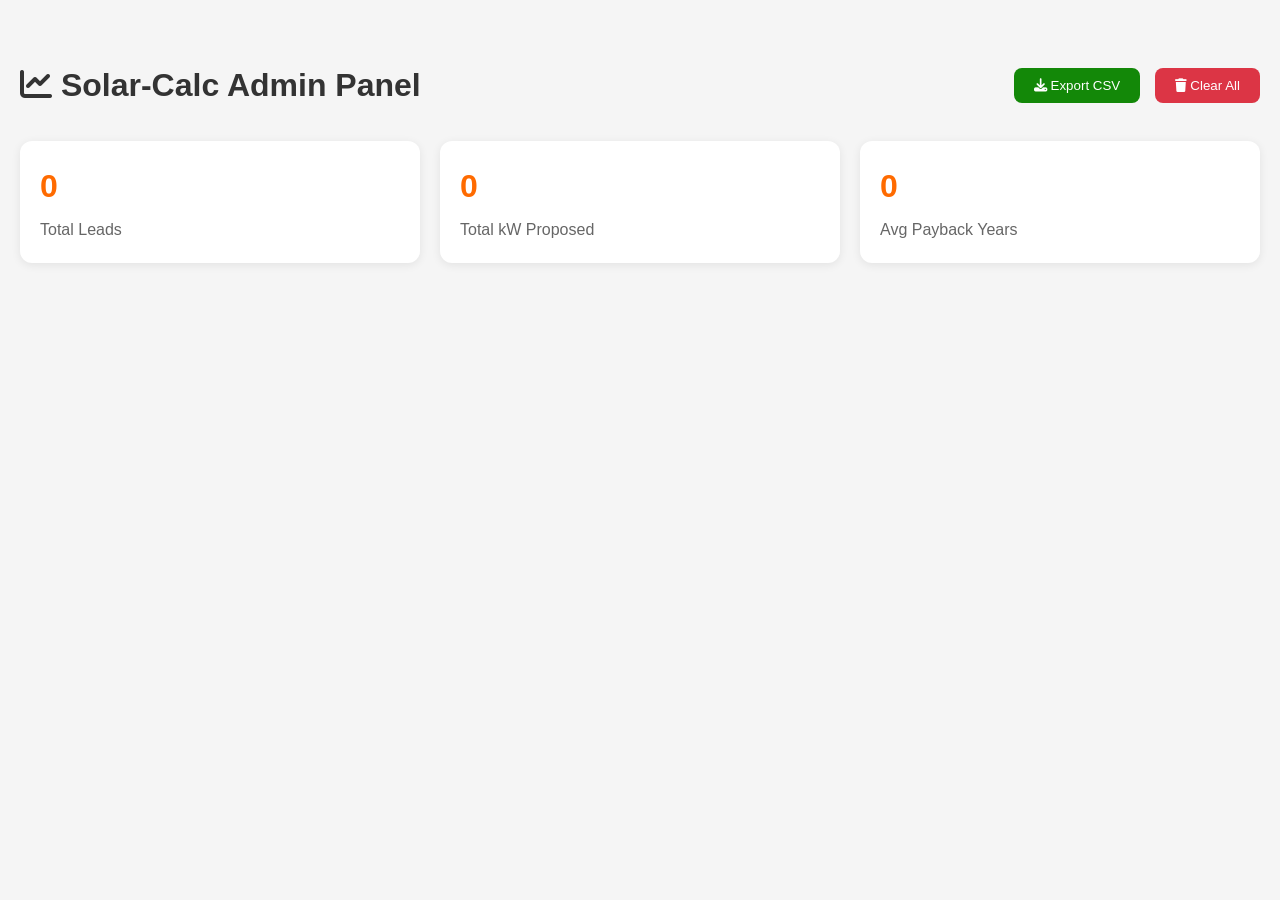
<file: admin.html>
<!DOCTYPE html>
<html lang="en">
<head>
    <meta charset="UTF-8">
    <meta name="viewport" content="width=device-width, initial-scale=1.0">
    <title>Solar-Calc Admin Panel</title>
    <link rel="stylesheet" href="styles.css">
    <link rel="stylesheet" href="https://cdnjs.cloudflare.com/ajax/libs/font-awesome/6.4.0/css/all.min.css">
    <style>
      .admin-container { max-width: 1400px; margin: 40px auto; padding: 20px; }
      .admin-header { display: flex; justify-content: space-between; align-items: center; margin-bottom: 30px; }
      .stats-grid { display: grid; grid-template-columns: repeat(auto-fit, minmax(200px, 1fr)); gap: 20px; margin-bottom: 30px; }
      .stat-card { background: white; padding: 20px; border-radius: 12px; box-shadow: 0 2px 10px rgba(0,0,0,0.08); }
      .stat-card h3 { color: #ff6b00; font-size: 2em; margin: 0; }
      .stat-card p { color: #666; margin: 5px 0 0 0; }
      .leads-table { background: white; border-radius: 12px; overflow: hidden; box-shadow: 0 2px 10px rgba(0,0,0,0.08); overflow-x: auto; }
      .leads-table table { width: 100%; border-collapse: collapse; min-width: 800px; }
      .leads-table th { background: #ff6b00; color: white; padding: 15px; text-align: left; }
      .leads-table td { padding: 12px 15px; border-bottom: 1px solid #eee; }
      .leads-table tr:hover { background: #fff5f0; }
      .btn-export { background: #138808; color: white; padding: 10px 20px; border: none; border-radius: 8px; cursor: pointer; }
      .btn-whatsapp { background: #25D366; color: white; padding: 6px 12px; border: none; border-radius: 6px; cursor: pointer; font-size: 12px; }
    </style>
</head>
<body style="background: #f5f5f5;">
    <div class="admin-container">
        <div class="admin-header">
            <h1><i class="fas fa-chart-line"></i> Solar-Calc Admin Panel</h1>
            <div>
                <button class="btn-export" onclick="exportLeadsCSV()"><i class="fas fa-download"></i> Export CSV</button>
                <button class="btn-export" style="background: #dc3545; margin-left: 10px;" onclick="clearAllLeads()"><i class="fas fa-trash"></i> Clear All</button>
            </div>
        </div>

        <div class="stats-grid">
            <div class="stat-card">
                <h3 id="totalLeads">0</h3>
                <p>Total Leads</p>
            </div>
            <div class="stat-card">
                <h3 id="totalKW">0</h3>
                <p>Total kW Proposed</p>
            </div>
            <div class="stat-card">
                <h3 id="avgPayback">0</h3>
                <p>Avg Payback Years</p>
            </div
</file>
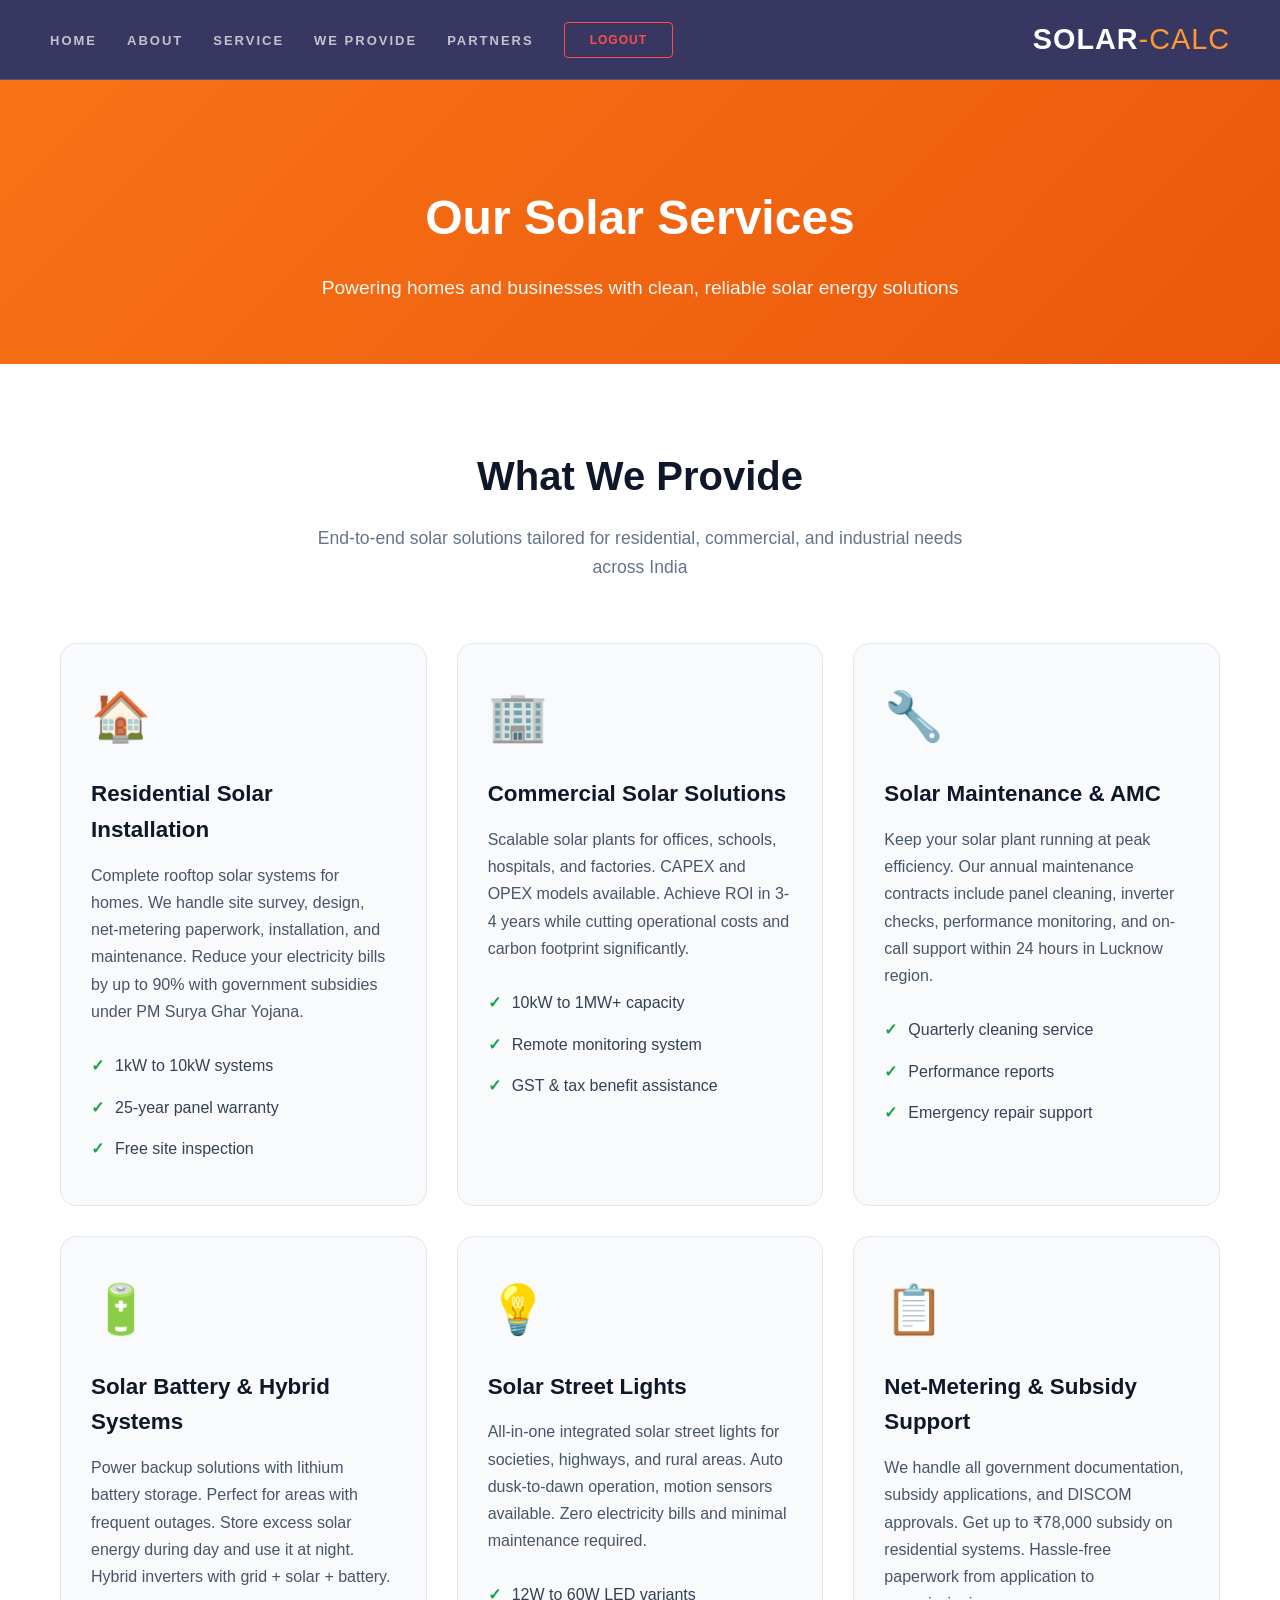
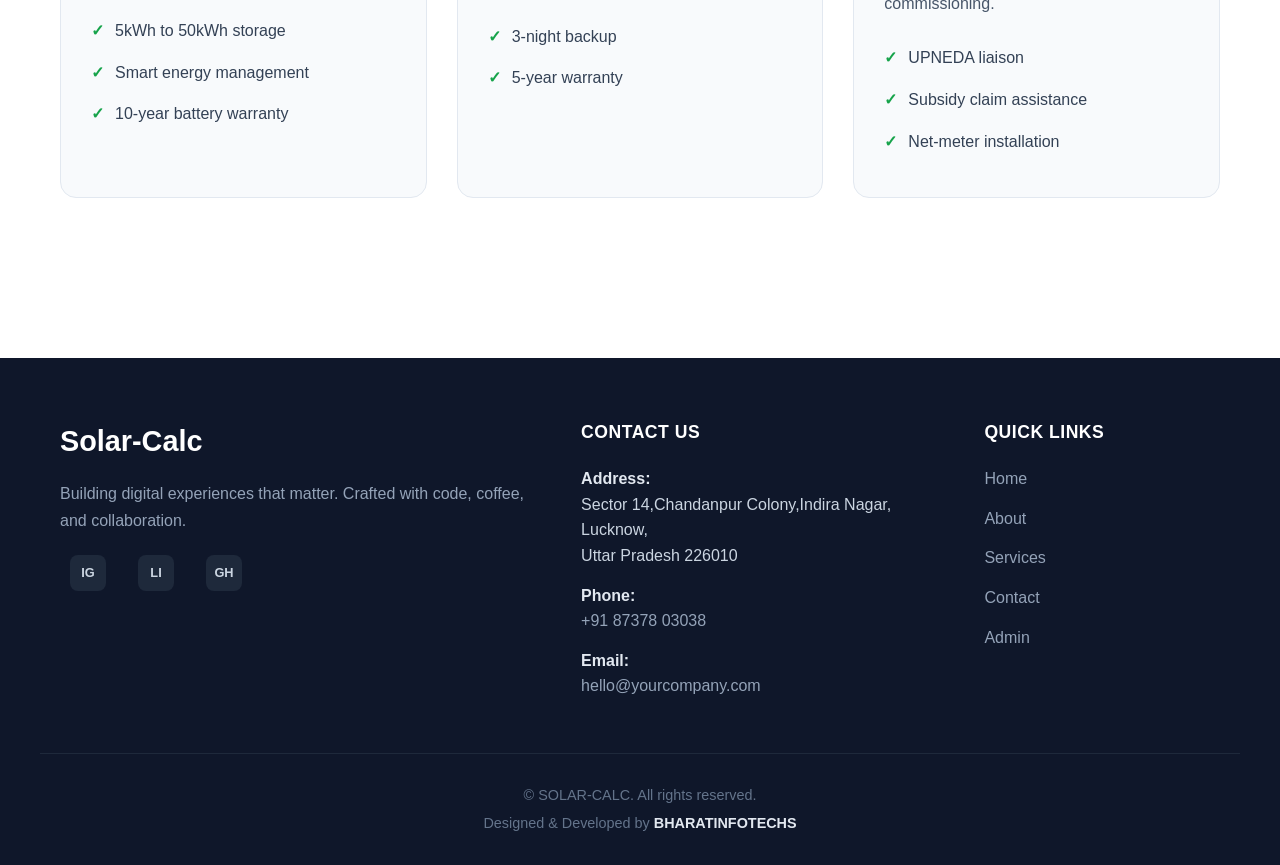
<file: services.html>
<!DOCTYPE html>
<html lang="en">
<head>
  <meta charset="UTF-8">
  <meta name="viewport" content="width=device-width, initial-scale=1.0">
  <title>Our Services - Solar Solutions</title>
  <link rel="stylesheet" href="styles.css">
</head>
<body>
  <!-- Header - copy same nav from index.html and update active link -->
 <nav class="sticky-nav">
    <div class="nav-container">
        <ul class="nav-links">
            <li><a href="index.html" class="nav-item">Home</a></li>
            <li><a href="index.html" class="nav-item">About</a></li>
            <li><a href="services.html" class="nav-item">Service</a></li>
            <li><a href="solutions.html" class="nav-item">We Provide</a></li>
            <li><a href="#partners" class="nav-item">Partners</a></li>
            <li><button id="logoutBtn" onclick="logout()">Logout</button></li>
        </ul>

        <div class="logo">SOLAR<span>-CALC</span></div>
    </div>
</nav>

  <!-- Services Hero -->
  <section class="page-hero">
    <div class="container">
      <h1>Our Solar Services</h1>
      <p>Powering homes and businesses with clean, reliable solar energy solutions</p>
    </div>
  </section>

  <!-- Services Grid -->
  <section id="services" class="services-section">
    <div class="container">
      <div class="section-header">
        <h2>What We Provide</h2>
        <p>End-to-end solar solutions tailored for residential, commercial, and industrial needs across India</p>
      </div>

      <div class="services-grid">
        <!-- Service 1 -->
        <div class="service-card">
          <div class="service-icon">🏠</div>
          <h3>Residential Solar Installation</h3>
          <p>
            Complete rooftop solar systems for homes. We handle site survey, design, net-metering paperwork, 
            installation, and maintenance. Reduce your electricity bills by up to 90% with government subsidies 
            under PM Surya Ghar Yojana.
          </p>
          <ul class="service-features">
            <li>1kW to 10kW systems</li>
            <li>25-year panel warranty</li>
            <li>Free site inspection</li>
          </ul>
        </div>

        <!-- Service 2 -->
        <div class="service-card">
          <div class="service-icon">🏢</div>
          <h3>Commercial Solar Solutions</h3>
          <p>
            Scalable solar plants for offices, schools, hospitals, and factories. CAPEX and OPEX models available. 
            Achieve ROI in 3-4 years while cutting operational costs and carbon footprint significantly.
          </p>
          <ul class="service-features">
            <li>10kW to 1MW+ capacity</li>
            <li>Remote monitoring system</li>
            <li>GST & tax benefit assistance</li>
          </ul>
        </div>

        <!-- Service 3 -->
        <div class="service-card">
          <div class="service-icon">🔧</div>
          <h3>Solar Maintenance & AMC</h3>
          <p>
            Keep your solar plant running at peak efficiency. Our annual maintenance contracts include panel 
            cleaning, inverter checks, performance monitoring, and on-call support within 24 hours in Lucknow region.
          </p>
          <ul class="service-features">
            <li>Quarterly cleaning service</li>
            <li>Performance reports</li>
            <li>Emergency repair support</li>
          </ul>
        </div>

        <!-- Service 4 -->
        <div class="service-card">
          <div class="service-icon">🔋</div>
          <h3>Solar Battery & Hybrid Systems</h3>
          <p>
            Power backup solutions with lithium battery storage. Perfect for areas with frequent outages. 
            Store excess solar energy during day and use it at night. Hybrid inverters with grid + solar + battery.
          </p>
          <ul class="service-features">
            <li>5kWh to 50kWh storage</li>
            <li>Smart energy management</li>
            <li>10-year battery warranty</li>
          </ul>
        </div>

        <!-- Service 5 -->
        <div class="service-card">
          <div class="service-icon">💡</div>
          <h3>Solar Street Lights</h3>
          <p>
            All-in-one integrated solar street lights for societies, highways, and rural areas. Auto dusk-to-dawn 
            operation, motion sensors available. Zero electricity bills and minimal maintenance required.
          </p>
          <ul class="service-features">
            <li>12W to 60W LED variants</li>
            <li>3-night backup</li>
            <li>5-year warranty</li>
          </ul>
        </div>

        <!-- Service 6 -->
        <div class="service-card">
          <div class="service-icon">📋</div>
          <h3>Net-Metering & Subsidy Support</h3>
          <p>
            We handle all government documentation, subsidy applications, and DISCOM approvals. Get up to 
            ₹78,000 subsidy on residential systems. Hassle-free paperwork from application to commissioning.
          </p>
          <ul class="service-features">
            <li>UPNEDA liaison</li>
            <li>Subsidy claim assistance</li>
            <li>Net-meter installation</li>
          </ul>
        </div>
      </div>
    </div>
  </section>

  <!-- CTA Section -->
  

  <!-- Footer - copy from index.html -->
  <footer class="site-footer">
  <div class="container footer-wrapper">
    <div class="footer-col">
      <h3>Solar-Calc</h3>
      <p>Building digital experiences that matter. Crafted with code, coffee, and collaboration.</p>
      <div class="social-links">
        <a href="#" aria-label="Instagram">IG</a>
        <a href="#" aria-label="LinkedIn">LI</a>
        <a href="#" aria-label="GitHub">GH</a>
      </div>
    </div>

    <div class="footer-col">
      <h4>Contact Us</h4>
      <ul class="contact-list">
        <li>
          <strong>Address:</strong><br>
          Sector 14,Chandanpur Colony,Indira Nagar, Lucknow,<br>
          Uttar Pradesh 226010
        </li>
        <li>
          <strong>Phone:</strong><br>
          <a href="tel:+918737803038">+91 87378 03038</a>
        </li>
        <li>
          <strong>Email:</strong><br>
          <a href="mailto:hello@yourcompany.com">hello@yourcompany.com</a>
        </li>
      </ul>
    </div>

    <div class="footer-col">
      <h4>Quick Links</h4>
      <ul class="footer-links">
        <li><a href="#home">Home</a></li>
        <li><a href="#about">About</a></li>
        <li><a href="#services">Services</a></li>
        <li><a href="#contact">Contact</a></li>
        <li><a href="admin.html">Admin</a></li>
      </ul>
    </div>
  </div>

  <div class="footer-bottom">
    <p>&copy;       SOLAR-CALC. All rights reserved.</p>
    <p class="credits">Designed & Developed by <span>BHARATINFOTECHS</span></p>
  </div>
</footer>

  <script src="script.js"></script>
</body>
</html>
</file>
<file: styles.css>
* {
    margin: 0;
    padding: 0;
    box-sizing: border-box;
}

body {
    font-family: 'Segoe UI', Tahoma, Geneva, Verdana, sans-serif;
    line-height: 1.6;
    color: #333;
    overflow-x: hidden;
}

.container {
    max-width: 1200px;
    margin: 0 auto;
    padding: 0 20px;
}

/* Modal Styles */
.modal {
    display: none;
    position: fixed;
    z-index: 1000;
    left: 0;
    top: 0;
    width: 100%;
    height: 100%;
    background-color: rgba(0,0,0,0.8);
    backdrop-filter: blur(5px);
}

.modal.active {
    display: flex;
    align-items: center;
    justify-content: center;
}

.modal-content {
    background: linear-gradient(135deg, #fff 0%, #f8f9ff 100%);
    margin: auto;
    padding: 40px;
    border-radius: 20px;
    width: 90%;
    max-width: 400px;
    box-shadow: 0 25px 50px rgba(0,0,0,0.2);
    position: relative;
    animation: modalSlideIn 0.3s ease-out;
}

@keyframes modalSlideIn {
    from {
        opacity: 0;
        transform: translateY(-50px) scale(0.9);
    }
    to {
        opacity: 1;
        transform: translateY(0) scale(1);
    }
}

.modal-header {
    text-align: center;
    margin-bottom: 30px;
}

.modal-header h2 {
    color: #ff6b00;
    font-size: 2.2em;
    font-weight: 700;
    margin-bottom: 10px;
}

.close {
    position: absolute;
    right: 20px;
    top: 20px;
    font-size: 28px;
    cursor: pointer;
    color: #666;
}

.close:hover {
    color: #ff6b00;
}

.hidden {
    display: none!important;
}

/* Navbar */

/* Hero Section - UPDATED WITH TRICOLOR GRADIENT */
.hero {
    height: 70vh;
    background: linear-gradient(135deg,
        #FF9933 0%,
        #FFBA67 25%,
        #FFFFFF 25%,
        #E8F4FD 50%,
        #00843D 50%,
        #4CAF50 75%,
        #FF9933 100%
    );
    position: relative;
    display: flex;
    align-items: center;
    justify-content: center;
    text-align: center;
    color: #1a1a1a;
    overflow: hidden;
}

.tiranga-overlay {
    position: absolute;
    top: 0;
    left: 0;
    right: 0;
    bottom: 0;
    background: linear-gradient(45deg,
        rgba(255, 255, 255, 0.1),
        rgba(255, 107, 0, 0.1),
        rgba(0, 130, 86, 0.1)
    );
}

.hero-content {
    z-index: 2;
    max-width: 700px;
    padding: 0 20px;
}

.hero h1 {
    font-size: 3em;
    font-weight: 800;
    margin-bottom: 15px;
    text-shadow: 1px 1px 3px rgba(0,0,0,0.3);
    line-height: 1.2;
}

.hero p {
    font-size: 1.3em;
    opacity: 0.95;
    font-weight: 500;
    letter-spacing: 1px;
}

/* Location Section */
.location-section {
    padding: 80px 0 100px 0;
}

.location-section h2 {
    text-align: center;
    font-size: 2.5em;
    margin-bottom: 50px;
    color: #333;
    font-weight: 700;
}

.location-inputs {
    display: grid;
    grid-template-columns: repeat(auto-fit, minmax(250px, 1fr));
    gap: 30px;
    margin-bottom: 40px;
}

.input-group {
    background: white;
    padding: 25px;
    border-radius: 15px;
    box-shadow: 0 10px 30px rgba(0,0,0,0.1);
    text-align: center;
}

.input-group label {
    display: block;
    font-weight: 600;
    margin-bottom: 10px;
    color: #555;
}

.input-group input {
    width: 100%;
    padding: 15px;
    border: 2px solid #e9ecef;
    border-radius: 10px;
    font-size: 1.1em;
    background: #f8f9ff;
    transition: all 0.3s;
}

.btn-primary {
    background: linear-gradient(45deg, #ff6b00, #ff8c42);
    color: white;
    border: none;
    padding: 18px 40px;
    border-radius: 50px;
    font-size: 1.2em;
    font-weight: 700;
    cursor: pointer;
    transition: all 0.3s;
    display: inline-flex;
    align-items: center;
    gap: 10px;
    box-shadow: 0 10px 30px rgba(255,107,0,0.4);
}

.btn-primary:hover {
    transform: translateY(-3px);
    box-shadow: 0 15px 40px rgba(255,107,0,0.5);
}

.map-container {
    height: 400px;
    border-radius: 20px;
    overflow: hidden;
    box-shadow: 0 20px 60px rgba(0,0,0,0.15);
    margin-top: 40px;
}

/* Calculator Section */
.calculator-section {
    padding: 70px 0;
    background: white;
}

.calculator-section h2 {
    text-align: center;
    font-size: 2.5em;
    margin-bottom: 50px;
    color: #333;
    font-weight: 700;
}

.input-grid {
    display: grid;
    grid-template-columns: repeat(auto-fit, minmax(250px, 1fr));
    gap: 30px;
    margin-bottom: 50px;
}

#solarForm.input-group input {
    border-color: #ff6b00;
}

.results {
    background: linear-gradient(135deg, #f8f9ff 0%, #e8f4f8 100%);
    padding: 50px;
    border-radius: 25px;
    margin-top: 50px;
}

.results-grid {
    display: grid;
    grid-template-columns: repeat(auto-fit, minmax(220px, 1fr));
    gap: 30px;
    margin-bottom: 40px;
}

.result-card {
    background: white;
    padding: 40px 20px;
    border-radius: 20px;
    text-align: center;
    box-shadow: 0 15px 40px rgba(0,0,0,0.1);
    transition: transform 0.3s;
}

.result-card:hover {
    transform: translateY(-10px);
}

.result-card h3 {
    font-size: 2.5em;
    font-weight: 800;
    color: #ff6b00;
    margin-bottom: 10px;
}

.result-card p {
    font-size: 1.1em;
    color: #666;
    font-weight: 500;
}

.action-buttons {
    display: flex;
    gap: 20px;
    justify-content: center;
    flex-wrap: wrap;
}

.btn-secondary {
    background: #6c757d;
    color: white;
    border: none;
    padding: 18px 40px;
    border-radius: 50px;
    font-size: 1.2em;
    font-weight: 700;
    cursor: pointer;
    transition: all 0.3s;
    display: inline-flex;
    align-items: center;
    gap: 10px;
}

.btn-secondary:hover {
    background: #5a6268;
    transform: translateY(-3px);
}

/* Chart Section */
.chart-section {
    padding: 100px 0;
    background: #f8f9fa;
}

.chart-section canvas {
    max-height: 500px;
    border-radius: 20px;
    box-shadow: 0 20px 60px rgba(0,0,0,0.15);
}

/* Team Section */
.team-section {
    padding: 70px 0;
   
    
}

.team-section h2 {
    text-align: center;
    font-size: 2.5em;
    margin-bottom: 60px;
    color: #333;
}

.team-grid {
    display: grid;
    grid-template-columns: repeat(auto-fit, minmax(300px, 1fr));
    gap: 40px;
}

.team-card {
    background: linear-gradient(135deg, #f8f9ff 0%, #e8f4f8 100%);
    padding: 30px 30px;
    border-radius: 25px;
    text-align: center;
    box-shadow: 0 20px 60px rgba(0, 0, 0, 0.388);
    transition: all 0.3s;
}

.team-card:hover {
    transform: translateY(-15px);
}

.team-card img {
    width: 100px;
    height: 100px;
    border-radius: 50%;
    margin-bottom: 20px;
    object-fit: cover;
}

.team-card h3 {
    font-size: 1.8em;
    color: #ff6b00;
    margin-bottom: 10px;
}

.role {
    color: #ff6b00;
    font-weight: 700;
    font-size: 1.2em;
    margin-bottom: 15px;
}

.social-links {
    margin-top: 20px;
}

.social-links a {
    display: inline-block;
    width: 50px;
    height: 50px;
    background: linear-gradient(45deg, #ff6b00, #ff8c42);
    color: white;
    text-align: center;
    line-height: 50px;
    border-radius: 50%;
    margin: 0 10px;
    font-size: 1.2em;
    transition: all 0.3s;
}

.social-links a:hover {
    transform: translateY(-5px) scale(1.1);
}

/* Footer */
/* Footer */
.site-footer {
  background: #0f172a;
  color: #cbd5e1;
  padding: 60px 20px 0;
  margin-top: 80px;
}

.footer-wrapper {
  display: grid;
  grid-template-columns: 2fr 1.5fr 1fr;
  gap: 50px;
  padding-bottom: 40px;
  border-bottom: 1px solid #1e293b;
}

.footer-col h3 {
  font-size: 1.8rem;
  color: #fff;
  margin-bottom: 16px;
  font-weight: 700;
}

.footer-col h4 {
  font-size: 1.1rem;
  color: #fff;
  margin-bottom: 20px;
  font-weight: 600;
  text-transform: uppercase;
  letter-spacing: 0.5px;
}

.footer-col p {
  line-height: 1.7;
  margin-bottom: 20px;
  color: #94a3b8;
}

.contact-list,
.footer-links {
  list-style: none;
  padding: 0;
  margin: 0;
}

.contact-list li,
.footer-links li {
  margin-bottom: 14px;
  line-height: 1.6;
}

.contact-list strong {
  color: #e2e8f0;
}

.footer-links a,
.contact-list a {
  color: #94a3b8;
  text-decoration: none;
  transition: color 0.2s ease;
}

.footer-links a:hover,
.contact-list a:hover {
  color: #3b82f6;
}

.social-links {
  display: flex;
  gap: 12px;
  margin-top: 20px;
}

.social-links a {
  width: 36px;
  height: 36px;
  background: #1e293b;
  color: #cbd5e1;
  border-radius: 8px;
  display: flex;
  align-items: center;
  justify-content: center;
  text-decoration: none;
  font-weight: 600;
  font-size: 0.8rem;
  transition: all 0.2s ease;
}

.social-links a:hover {
  background: #3b82f6;
  color: #fff;
  transform: translateY(-2px);
}

.footer-bottom {
  padding: 25px 0;
  text-align: center;
  color: #64748b;
  font-size: 0.9rem;
}

.footer-bottom p {
  margin: 5px 0;
}

.credits span {
  color: #e2e8f0;
  font-weight: 600;
}

/* Responsive Footer */
@media (max-width: 900px) {
  .footer-wrapper {
    grid-template-columns: 1fr 1fr;
  }
}

@media (max-width: 600px) {
  .footer-wrapper {
    grid-template-columns: 1fr;
    gap: 40px;
  }
  
  .footer-bottom {
    text-align: left;
  }
}
/* CRITICAL: Map must have explicit height */
.map-container {
    height: 400px !important;
    width: 100%;
    border-radius: 12px;
    margin-top: 20px;
    box-shadow: 0 4px 15px rgba(0,0,0,0.1);
}

/* Mobile fix */
@media (max-width: 768px) {
    .map-container {
        height: 300px !important;
    }
}

/* Companies Section */
.companies-section {
    margin-top: 40px;
    padding: 30px;
    background: white;
    border-radius: 16px;
    box-shadow: 0 10px 30px rgba(0,0,0,0.08);
}

.companies-grid {
    display: grid;
    grid-template-columns: repeat(auto-fit, minmax(280px, 1fr));
    gap: 20px;
    margin-top: 20px;
}

.company-card {
    padding: 20px;
    background: #f8f9ff;
    border-radius: 12px;
    border-left: 4px solid #ff6b00;
    transition: transform 0.2s;
}

.company-card:hover {
    transform: translateY(-5px);
    box-shadow: 0 5px 15px rgba(0,0,0,0.1);
}

.company-card h4 {
    color: #ff6b00;
    margin-bottom: 10px;
    font-size: 1.1em;
}

.company-card p {
    margin: 8px 0;
    font-size: 0.9em;
    color: #555;
}

.company-card.services {
    font-size: 0.85em;
    color: #138808;
    font-weight: 600;
    margin-top: 10px;
}

/* Progress Bar */
.progress-bar {
    position: fixed;
    top: 0;
    left: 0;
    width: 100%;
    height: 4px;
    background: #f0f0f0;
    z-index: 9999;
}

.progress-fill {
    height: 100%;
    background: linear-gradient(90deg, #ff6b00, #138808);
    width: 0%;
    transition: width 0.3s;
}

/* Loading Spinner */
.loading-overlay {
    position: fixed;
    top: 0;
    left: 0;
    width: 100%;
    height: 100%;
    background: rgba(255,255,255,0.9);
    display: none;
    justify-content: center;
    align-items: center;
    z-index: 9998;
}

.loading-overlay.active {
    display: flex;
}

.spinner {
    width: 50px;
    height: 50px;
    border: 4px solid #f3f3f3;
    border-top: 4px solid #ff6b00;
    border-radius: 50%;
    animation: spin 1s linear infinite;
}

@keyframes spin {
    0% { transform: rotate(0deg); }
    100% { transform: rotate(360deg); }
}

/* Toast Notification */
.toast {
    position: fixed;
    bottom: 30px;
    right: 30px;
    background: #138808;
    color: white;
    padding: 15px 25px;
    border-radius: 8px;
    box-shadow: 0 5px 15px rgba(0,0,0,0.3);
    transform: translateX(400px);
    transition: transform 0.3s;
    z-index: 9999;
}

.toast.show {
    transform: translateX(0);
}

.toast i {
    margin-right: 10px;
}

/* WhatsApp Button in Results */
.whatsapp-btn {
    background: #25D366;
    color: white;
    padding: 15px 30px;
    border: none;
    border-radius: 8px;
    font-size: 16px;
    font-weight: 600;
    cursor: pointer;
    margin-top: 20px;
    display: inline-flex;
    align-items: center;
    gap: 10px;
}

.whatsapp-btn:hover {
    background: #20ba5a;
}

/* Mobile Improvements */
@media (max-width: 768px) {
   .hero h1 { font-size: 2em; }
   .results-grid { grid-template-columns: 1fr 1fr; }
   .companies-grid { grid-template-columns: 1fr; }
   .toast { right: 10px; left: 10px; }
}

/* Customer Details Section */
.customer-section {
    padding: 10px 0 20px;
    background: linear-gradient(135deg, #fff5f0, #ffffff);
}

.customer-section h2 {
    text-align: center;
    color: #ff6b00;
    margin-bottom: 30px;
}

#customerForm {
    background: white;
    padding: 40px;
    border-radius: 16px;
    box-shadow: 0 10px 30px rgba(0,0,0,0.08);
    max-width: 800px;
    margin: 0 auto;
}

#customerForm .input-grid {
    display: grid;
    grid-template-columns: 1fr 1fr;
    gap: 20px;
    margin-bottom: 30px;
}

#customerForm .full-width {
    grid-column: 1 / -1;
}

#customerForm textarea {
    width: 100%;
    padding: 12px;
    border: 2px solid #e0e0e0;
    border-radius: 8px;
    font-size: 16px;
    font-family: inherit;
    resize: vertical;
}

@media (max-width: 768px) {
    #customerForm .input-grid {
        grid-template-columns: 1fr;
    }
}


/*nav bar*/

:root {
    --nav-bg: rgba(20, 20, 70, 0.85); /* Deep Indigo, not black */
    --accent: #FF9933; /* Saffron Glow */
    --text-main: #FFFFFF;
    --glass-border: rgba(255, 255, 255, 0.15);
}

/* Full Width Sticky Navbar */
.sticky-nav {
    position: sticky;
    top: 0;
    width: 100%;
    height: 80px;
    background: var(--nav-bg);
    backdrop-filter: blur(20px) saturate(160%);
    -webkit-backdrop-filter: blur(20px);
    border-bottom: 1px solid var(--glass-border);
    z-index: 9999;
    display: flex;
    align-items: center;
    transition: all 0.3s ease;
}

/* Inner Container to align items */
.nav-container {
    width: 100%;
    max-width: 1400px; /* Centered content width */
    margin: 0 auto;
    display: flex;
    justify-content: space-between;
    align-items: center;
    padding: 0 50px;
}

/* Bold & Futuristic Logo */
.logo {
    font-size: 1.8rem;
    font-weight: 900;
    letter-spacing: 1px;
    color: var(--text-main);
    text-transform: uppercase;
    cursor: default;
}

.logo span {
    color: var(--accent);
    font-weight: 300;
}

/* Right Aligned Navigation */
.nav-links {
    display: flex;
    align-items: center;
    list-style: none;
    gap: 40px;
}

.nav-item {
    text-decoration: none;
    color: rgba(255, 255, 255, 0.7);
    font-size: 13px;
    font-weight: 700;
    text-transform: uppercase;
    letter-spacing: 2px;
    transition: 0.4s cubic-bezier(0.175, 0.885, 0.32, 1.275);
    position: relative;
}

.nav-item:hover {
    color: var(--text-main);
    transform: translateY(-2px);
}

/* Glow Indicator Under Links */
.nav-item::after {
    content: '';
    position: absolute;
    width: 0%;
    height: 2px;
    bottom: -8px;
    left: 0;
    background: var(--accent);
    box-shadow: 0 0 10px var(--accent);
    transition: width 0.3s ease;
}

.nav-item:hover::after {
    width: 100%;
}

/* Minimalist Futuristic Logout Button */
#logoutBtn {
    background: transparent;
    color: #ff4d4d;
    border: 1.5px solid #ff4d4d;
    padding: 10px 25px;
    border-radius: 4px; /* Sharp edges for a technical feel */
    font-family: 'Poppins', sans-serif;
    font-size: 12px;
    font-weight: 800;
    letter-spacing: 1px;
    cursor: pointer;
    transition: all 0.3s ease;
    text-transform: uppercase;
}

#logoutBtn:hover {
    background: #ff4d4d;
    color: white;
    box-shadow: 0 0 15px rgba(255, 77, 77, 0.5);
    transform: scale(1.05);
}

/* Mobile Responsive */
@media (max-width: 992px) {
    .nav-links { display: none; } /* Add a hamburger menu for mobile */
    .nav-container { padding: 0 20px; }
}

/* Container adjustment */
.nav-container {
    width: 100%;
    max-width: 1400px;
    margin: 0 auto;
    display: flex;
    justify-content: space-between; /* Pushes links to left, logo to right */
    align-items: center;
    padding: 0 50px;
}

/* Ensure the links align to the left */
.nav-links {
    display: flex;
    align-items: center;
    list-style: none;
    gap: 30px;
    margin: 0; /* Remove default margins */
}

/* Logo styling for the right side */
.logo {
    font-size: 1.8rem;
    font-weight: 900;
    letter-spacing: 1px;
    color: #FFFFFF;
    text-transform: uppercase;
    text-align: right; /* Text alignment for the right side */
}

.logo span {
    color: #FF9933; /* Saffron */
    font-weight: 300;
}

/* Hover effect adjustment for right-side logo */
.logo:hover {
    text-shadow: 0 0 15px rgba(255, 153, 51, 0.4);
    transition: 0.3s ease;
}


/* About Section */
.about-section {
  padding: 80px 20px;
  background-color: #f8fafc;
}

.container {
  max-width: 1200px;
  margin: 0 auto;
}

.about-wrapper {
  display: grid;
  grid-template-columns: 1.2fr 1fr;
  gap: 60px;
  align-items: center;
}

.about-text h2 {
  font-size: 2.5rem;
  margin-bottom: 24px;
  color: #0f172a;
  font-weight: 700;
}

.about-text p {
  font-size: 1.05rem;
  line-height: 1.8;
  color: #475569;
  margin-bottom: 20px;
}

/* Image Layout */
.about-images {
  display: grid;
  grid-template-columns: repeat(2, 1fr);
  grid-template-rows: auto auto;
  gap: 20px;
}

.image-card {
  border-radius: 16px;
  overflow: hidden;
  box-shadow: 0 10px 25px rgba(0, 0, 0, 0.1);
  transition: transform 0.3s ease, box-shadow 0.3s ease;
}

.image-card:hover {
  transform: translateY(-8px);
  box-shadow: 0 20px 35px rgba(0, 0, 0, 0.15);
}

.image-card:nth-child(1) {
  grid-column: 1 / 3; /* First image spans full width */
}

.image-card img {
  width: 100%;
  height: 260px; /* Not too small, not too medium - balanced size */
  object-fit: cover;
  display: block;
}

.image-card:nth-child(1) img {
  height: 300px; /* Hero image slightly larger */
}

/* Responsive */
@media (max-width: 900px) {
  .about-wrapper {
    grid-template-columns: 1fr;
    gap: 40px;
  }
  
  .about-text h2 {
    font-size: 2rem;
  }
  
  .image-card img {
    height: 220px;
  }
  
  .image-card:nth-child(1) img {
    height: 240px;
  }
}

@media (max-width: 500px) {
  .about-images {
    grid-template-columns: 1fr;
  }
  
  .image-card:nth-child(1) {
    grid-column: 1;
  }
}


/* Page Hero */
.page-hero {
  background: linear-gradient(135deg, #f97316 0%, #ea580c 100%);
  color: white;
  padding: 100px 20px 60px;
  text-align: center;
}

.page-hero h1 {
  font-size: 3rem;
  margin-bottom: 16px;
  font-weight: 800;
}

.page-hero p {
  font-size: 1.2rem;
  opacity: 0.95;
}

/* Services Section */
.services-section {
  padding: 80px 20px;
  background: #fff;
}

.section-header {
  text-align: center;
  max-width: 700px;
  margin: 0 auto 60px;
}

.section-header h2 {
  font-size: 2.5rem;
  color: #0f172a;
  margin-bottom: 16px;
}

.section-header p {
  font-size: 1.1rem;
  color: #64748b;
  line-height: 1.7;
}

.services-grid {
  display: grid;
  grid-template-columns: repeat(3, 1fr);
  gap: 30px;
}

.service-card {
  background: #f8fafc;
  border: 1px solid #e2e8f0;
  border-radius: 16px;
  padding: 35px 30px;
  transition: all 0.3s ease;
}

.service-card:hover {
  transform: translateY(-8px);
  box-shadow: 0 20px 40px rgba(0, 0, 0, 0.08);
  border-color: #f97316;
}

.service-icon {
  font-size: 3rem;
  margin-bottom: 20px;
}

.service-card h3 {
  font-size: 1.4rem;
  color: #0f172a;
  margin-bottom: 14px;
  font-weight: 700;
}

.service-card p {
  color: #475569;
  line-height: 1.7;
  margin-bottom: 20px;
}

.service-features {
  list-style: none;
  padding: 0;
  margin: 0;
}

.service-features li {
  padding: 8px 0;
  color: #334155;
  position: relative;
  padding-left: 24px;
}

.service-features li:before {
  content: "✓";
  position: absolute;
  left: 0;
  color: #16a34a;
  font-weight: 700;
}

/* CTA Section */
.cta-section {
  background: #0f172a;
  color: white;
  padding: 70px 20px;
  text-align: center;
}

.cta-section h2 {
  font-size: 2.2rem;
  margin-bottom: 16px;
}

.cta-section p {
  font-size: 1.1rem;
  margin-bottom: 30px;
  color: #cbd5e1;
}

.cta-section a {
  color: #f97316;
  font-weight: 600;
  text-decoration: none;
}

.btn-primary {
  display: inline-block;
  background: #f97316;
  color: white !important;
  padding: 14px 32px;
  border-radius: 8px;
  font-weight: 600;
  text-decoration: none;
  transition: all 0.2s ease;
}

.btn-primary:hover {
  background: #ea580c;
  transform: translateY(-2px);
}

/* Active Nav Link */
.nav-links a.active {
  color: #f97316;
  font-weight: 600;
}

/* Responsive */
@media (max-width: 1000px) {
  .services-grid {
    grid-template-columns: repeat(2, 1fr);
  }
}

@media (max-width: 650px) {
  .services-grid {
    grid-template-columns: 1fr;
  }
  
  .page-hero h1 {
    font-size: 2.2rem;
  }
  
  .section-header h2 {
    font-size: 2rem;
  }
}

/* We Provide Section */
.provide-section {
  padding: 80px 20px;
  background: #ffffff;
}

.section-intro {
  text-align: center;
  max-width: 800px;
  margin: 0 auto 60px;
}

.section-intro h2 {
  font-size: 2.5rem;
  color: #0f172a;
  margin-bottom: 20px;
}

.section-intro p {
  font-size: 1.1rem;
  color: #475569;
  line-height: 1.8;
}

.provide-grid {
  display: grid;
  grid-template-columns: repeat(2, 1fr);
  gap: 35px;
}

.provide-card {
  background: #f8fafc;
  border-left: 4px solid #f97316;
  border-radius: 12px;
  padding: 32px 28px;
  transition: all 0.3s ease;
}

.provide-card:hover {
  background: #fff;
  box-shadow: 0 15px 35px rgba(0, 0, 0, 0.07);
  transform: translateX(5px);
}

.provide-icon {
  font-size: 2.5rem;
  margin-bottom: 18px;
}

.provide-card h3 {
  font-size: 1.35rem;
  color: #0f172a;
  margin-bottom: 14px;
  font-weight: 700;
}

.provide-card p {
  color: #475569;
  line-height: 1.75;
  margin-bottom: 20px;
}

.tag {
  display: inline-block;
  background: #ffedd5;
  color: #9a3412;
  padding: 6px 14px;
  border-radius: 20px;
  font-size: 0.85rem;
  font-weight: 600;
}

/* Why Us Section */
.why-us-section {
  padding: 80px 20px;
  background: #f1f5f9;
}

.why-us-wrapper {
  display: grid;
  grid-template-columns: 1.2fr 1fr;
  gap: 60px;
  align-items: center;
}

.why-us-text h2 {
  font-size: 2.3rem;
  color: #0f172a;
  margin-bottom: 24px;
}

.why-us-text p {
  font-size: 1.05rem;
  color: #475569;
  line-height: 1.8;
  margin-bottom: 20px;
}

.contact-inline {
  margin-top: 30px;
  padding: 20px;
  background: #fff;
  border-radius: 10px;
  border: 1px solid #e2e8f0;
}

.contact-inline a {
  color: #f97316;
  font-weight: 700;
  text-decoration: none;
  font-size: 1.1rem;
}

.why-us-image img {
  width: 100%;
  height: 380px;
  object-fit: cover;
  border-radius: 16px;
  box-shadow: 0 15px 35px rgba(0, 0, 0, 0.1);
}

/* Responsive */
@media (max-width: 900px) {
  .provide-grid {
    grid-template-columns: 1fr;
  }
  
  .why-us-wrapper {
    grid-template-columns: 1fr;
    gap: 40px;
  }
}

@media (max-width: 600px) {
  .section-intro h2 {
    font-size: 2rem;
  }
  
  .provide-card {
    padding: 28px 24px;
  }
}


/* Hamburger */
.hamburger {
  display: none;
  flex-direction: column;
  gap: 4px;
  background: transparent;
  border: none;
  cursor: pointer;
  padding: 8px;
  margin-left: auto; /* Pushes it to right side */
}

.hamburger span {
  width: 25px;
  height: 3px;
  background: #fff;
  border-radius: 2px;
  transition: 0.3s;
}

.hamburger.active span:nth-child(1) {
  transform: rotate(45deg) translate(7px, 7px);
}
.hamburger.active span:nth-child(2) {
  opacity: 0;
}
.hamburger.active span:nth-child(3) {
  transform: rotate(-45deg) translate(6px, -6px);
}

/* Mobile: Logo left, hamburger right, nav slides from right */
@media (max-width: 992px) {
  .hamburger { 
    display: flex;
  }
  
  .nav-links {
    position: fixed;
    top: 80px;
    right: -100%; /* Slides from RIGHT now */
    left: auto;
    width: 80%;
    max-width: 300px;
    height: calc(100vh - 80px);
    background: rgba(20, 20, 70, 0.98);
    flex-direction: column;
    gap: 0;
    padding: 20px 0;
    transition: right 0.3s ease;
    box-shadow: -5px 0 15px rgba(0,0,0,0.3);
  }
  
  .nav-links.active { 
    right: 0;
    left: auto;
    display: flex;
  }
  
  .nav-links li { 
    width: 100%;
    text-align: left;
    border-bottom: 1px solid rgba(255,255,255,0.1);
  }
  
  .nav-item {
    display: block;
    padding: 18px 25px;
    font-size: 14px;
  }
  
  #logoutBtn {
    margin: 20px 25px;
    width: calc(100% - 50px);
  }
}

/* Prevent horizontal scroll */
@media (max-width: 768px) {
  body { overflow-x: hidden; }
}

/* FORCE MOBILE TO FIT SCREEN - Put this at end of styles.css */
@media (max-width: 768px) {
  html, body {
    width: 100% !important;
    max-width: 100% !important;
    overflow-x: hidden !important;
    position: relative;
  }
  
  .container {
    max-width: 100% !important;
    width: 100% !important;
    padding: 0 15px !important;
    margin: 0 !important;
    box-sizing: border-box;
  }
  
  /* Kill any fixed widths causing zoom-out */
  .hero, .about-section, .location-section, 
  .calculator-section, .team-section, .site-footer,
  .modal-content, .results, .input-group {
    max-width: 100% !important;
    min-width: 0 !important;
    box-sizing: border-box;
  }
  
  /* Make sure nav overlay works */
  .nav-links {
    width: 80% !important;
    max-width: 300px !important;
    z-index: 9999 !important;
  }
  
  /* When menu open, prevent body scroll */
  body.menu-open {
    overflow: hidden;
    position: fixed;
    width: 100%;
  }
  
  /* All images responsive */
  img {
    max-width: 100% !important;
    height: auto !important;
  }
  
  /* All grids to 1 column */
  .location-inputs,
  .input-grid,
  .results-grid,
  .team-grid,
  .about-wrapper,
  .footer-wrapper {
    grid-template-columns: 1fr !important;
  }
}

/* FIX: Kill the 1400px width causing zoom-out */
@media (max-width: 992px) {
  .nav-container {
    max-width: 100% !important;
    width: 100% !important;
    padding: 0 15px !important;
  }
  
  html, body {
    width: 100% !important;
    overflow-x: hidden !important;
  }
  
    * {
    box-sizing: border-box !important;
  }
}
</file>
